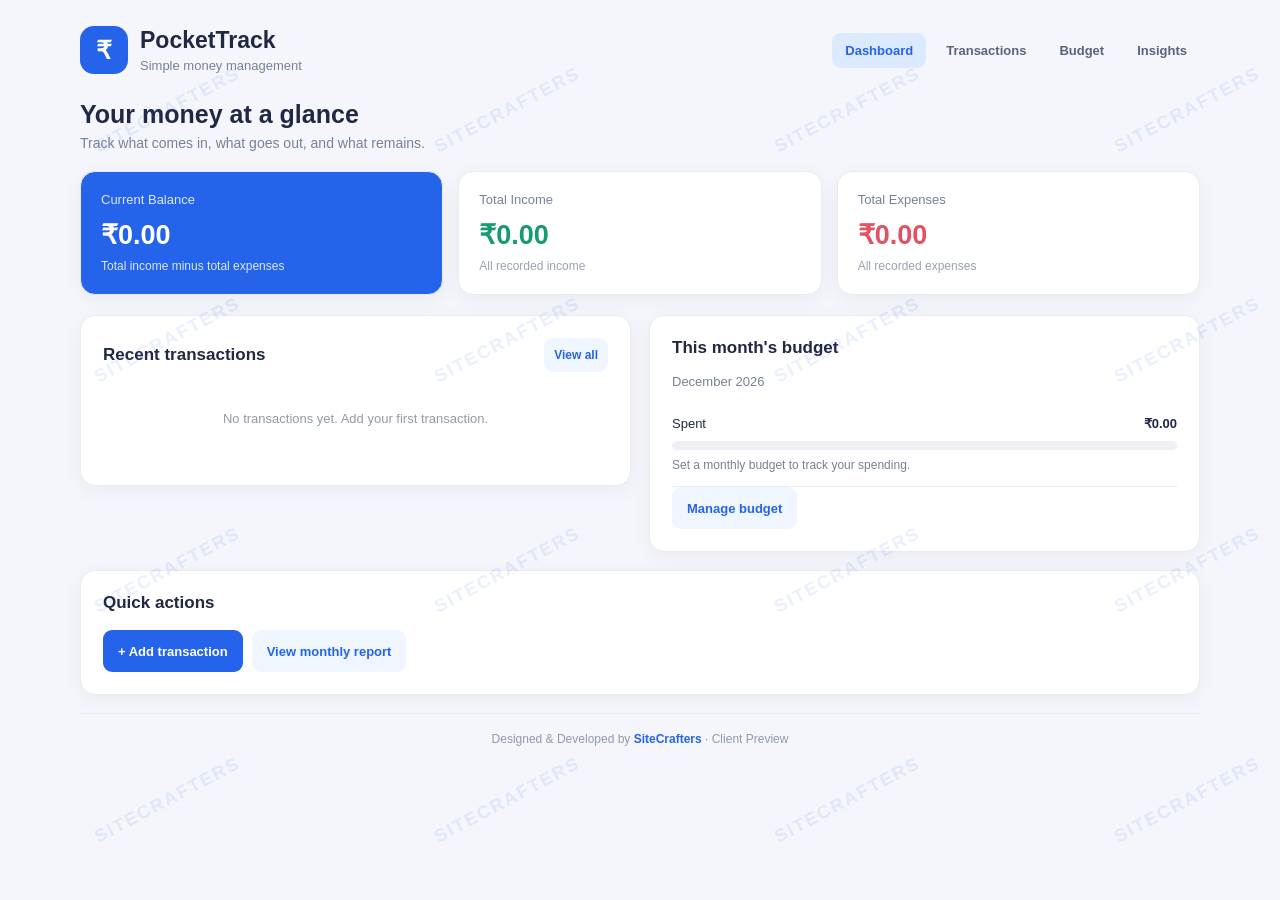
<file: index.html>
<!-- PocketTrack Dashboard: this page is the first screen visitors see. -->
<!DOCTYPE html>
<html lang="en"><!-- Browser information, page title and the shared stylesheet. -->
<head><meta charset="UTF-8"><meta name="viewport" content="width=device-width, initial-scale=1.0"><meta name="theme-color" content="#2563eb"><meta name="description" content="A simple personal finance and expense tracker."><title>Dashboard | PocketTrack</title><link rel="stylesheet" href="css/style.css"></head>
<body><div class="container"><!-- Shared header: brand on the left and links to all four pages. -->
<header class="site-header"><div class="brand"><div class="logo" aria-hidden="true">₹</div><div><h1>PocketTrack</h1><p>Simple money management</p></div></div><nav class="nav" aria-label="Main navigation"><a href="index.html" class="active">Dashboard</a><a href="transactions.html">Transactions</a><a href="budget.html">Budget</a><a href="reports.html">Insights</a></nav></header>
<!-- Main dashboard content: money totals, recent activity and quick links. -->
<main><div class="page-heading"><h2>Your money at a glance</h2><p>Track what comes in, what goes out, and what remains.</p></div>
<!-- These three cards show balance, total income and total expenses. JavaScript fills their IDs. -->
<section class="summary" aria-label="Financial summary"><div class="summary-card balance-card"><p>Current Balance</p><h3 id="balance">₹0.00</h3><small>Total income minus total expenses</small></div><div class="summary-card"><p>Total Income</p><h3 class="income" id="totalIncome">₹0.00</h3><small>All recorded income</small></div><div class="summary-card"><p>Total Expenses</p><h3 class="expense" id="totalExpense">₹0.00</h3><small>All recorded expenses</small></div></section>
<!-- Two panels: recent transactions and the current month's budget. -->
<div class="grid-two"><section class="panel"><div class="panel-head"><h3>Recent transactions</h3><a class="button secondary small" href="transactions.html">View all</a></div><div id="recentTransactions"><p class="empty">No transactions yet. Add your first transaction.</p></div></section><section class="panel"><h3>This month's budget</h3><p class="muted" id="dashboardMonth"></p><div class="budget-row"><div class="budget-row-head"><span>Spent</span><strong id="dashboardSpent">₹0.00</strong></div><div class="progress"><span id="dashboardProgress" style="width:0%"></span></div><p class="status" id="dashboardBudgetStatus">Set a budget to track your spending.</p></div><a class="button secondary" href="budget.html">Manage budget</a></section></div>
<section class="panel"><div class="panel-head"><h3>Quick actions</h3></div><div class="form-actions"><a class="button" href="transactions.html#transactionForm">+ Add transaction</a><a class="button secondary" href="reports.html">View monthly report</a></div></section></main>
<!-- Shared footer and shared JavaScript file. -->
<footer class="site-footer">Designed &amp; Developed by <strong>SiteCrafters</strong> · Client Preview</footer></div><script src="js/app.js"></script></body></html>
</file>
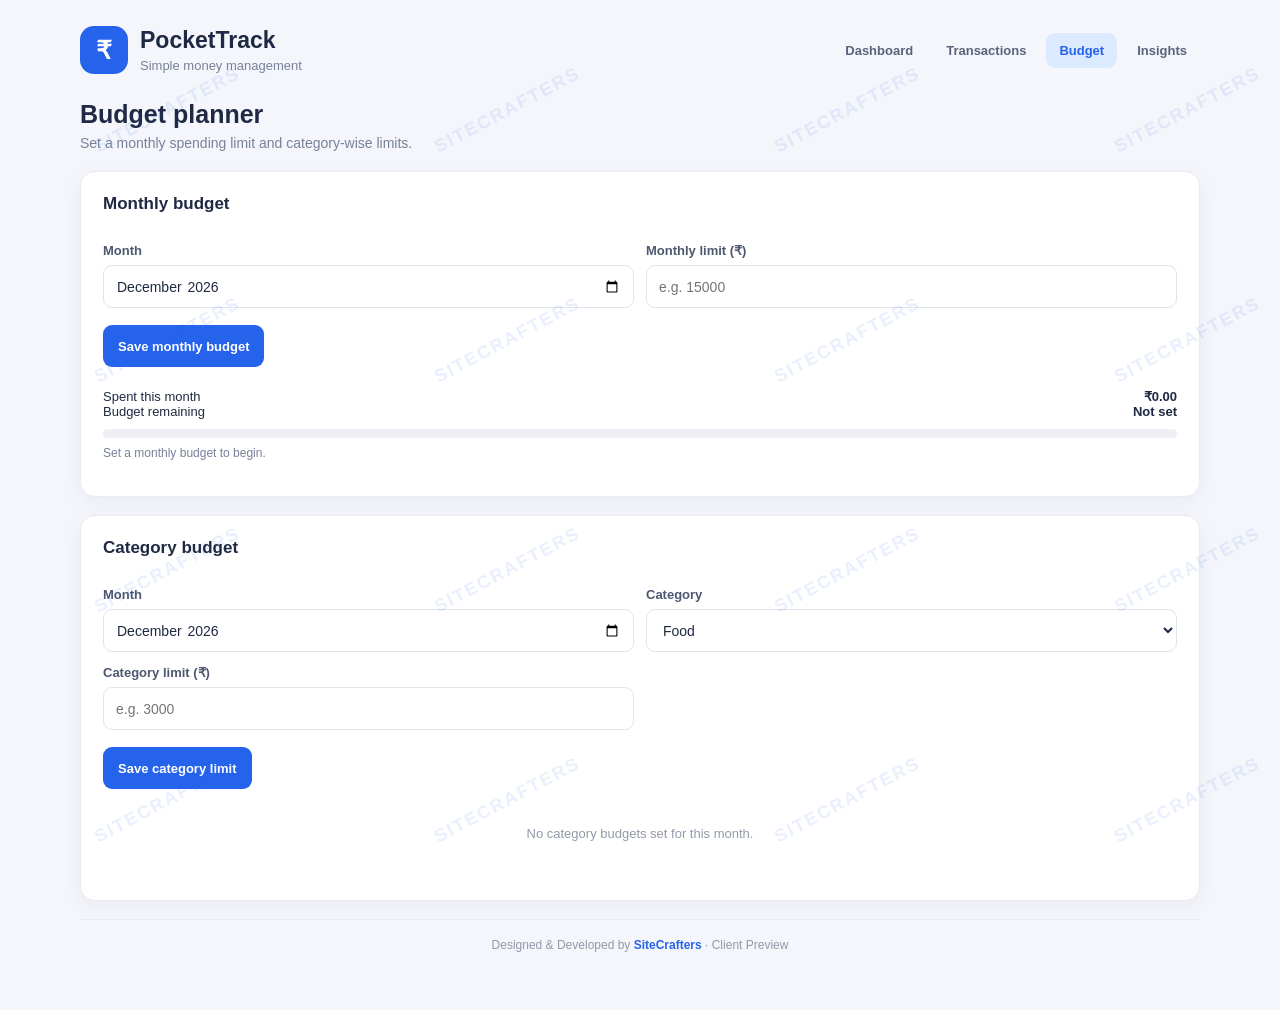
<file: budget.html>
<!-- Budget page: set one overall monthly limit and optional category limits. -->
<!-- Budget page: set a total monthly limit and optional category limits. -->
<!DOCTYPE html>
<html lang="en"><!-- Browser settings, page title and shared CSS design. -->
<!-- Browser settings, page title and shared visual design. -->
<head><meta charset="UTF-8"><meta name="viewport" content="width=device-width, initial-scale=1.0">
<meta name="theme-color" content="#2563eb"><meta name="description" content="A simple personal finance and expense tracker.">
<title>Budget | PocketTrack</title><link rel="stylesheet" href="css/style.css"></head><body><div class="container">
<!-- Shared brand and navigation links. -->
<!-- Shared header: logo and links to the other PocketTrack pages. -->
<header class="site-header"><div class="brand"><div class="logo" aria-hidden="true">₹</div><div><h1>PocketTrack</h1><p>Simple money management</p></div></div>
<nav class="nav" aria-label="Main navigation">
<a href="index.html" class="">Dashboard</a>
<a href="transactions.html" class="">Transactions</a>
<a href="budget.html" class="active">Budget</a>
<a href="reports.html" class="">Insights</a></nav></header>
<main><div class="page-heading"><h2>Budget planner</h2><p>Set a monthly spending limit and category-wise limits.</p></div>
<!-- This form saves the spending limit for the month selected by the visitor. -->
<!-- This form saves one spending limit for the selected month. -->
<section class="panel"><h3>Monthly budget</h3><form id="monthlyBudgetForm"><div class="form-grid"><div><label for="budgetMonth">Month</label><input id="budgetMonth" type="month" required></div><div><label for="budgetAmount">Monthly limit (₹)</label><input id="budgetAmount" type="number" min="1" step="0.01" placeholder="e.g. 15000" required></div></div><div class="form-actions"><button class="button" type="submit">Save monthly budget</button></div><p class="status" id="budgetFeedback" role="status"></p></form>
<div class="budget-row"><div class="budget-row-head"><span>Spent this month</span><strong id="budgetSpent">₹0.00</strong></div><div class="budget-row-head"><span>Budget remaining</span><strong id="budgetRemaining">Not set</strong></div><div class="progress"><span id="budgetProgress" style="width:0%"></span></div><p class="status" id="budgetStatus">Choose a month and set your budget.</p></div></section>
<!-- This form saves a separate limit for one spending category. -->
<!-- This form saves a separate spending limit for one category. -->
<section class="panel"><h3>Category budget</h3><form id="categoryBudgetForm"><div class="form-grid"><div><label for="categoryBudgetMonth">Month</label><input id="categoryBudgetMonth" type="month" required></div><div><label for="budgetCategory">Category</label><select id="budgetCategory"><option>Food</option><option>Travel</option><option>Shopping</option><option>Education</option><option>Bills</option><option>Health</option><option>Entertainment</option><option>Other</option></select></div><div><label for="categoryBudgetAmount">Category limit (₹)</label><input id="categoryBudgetAmount" type="number" min="1" step="0.01" required placeholder="e.g. 3000"></div></div><div class="form-actions"><button class="button" type="submit">Save category limit</button></div></form><div id="categoryBudgetList"><p class="empty">No category budgets set for this month.</p></div></section>
</main><!-- Footer and shared JavaScript file. -->
<!-- Shared footer and JavaScript file used by all pages. -->
<footer class="site-footer">Designed &amp; Developed by <strong>SiteCrafters</strong> · Client Preview</footer></div><script src="js/app.js"></script></body></html>
</file>
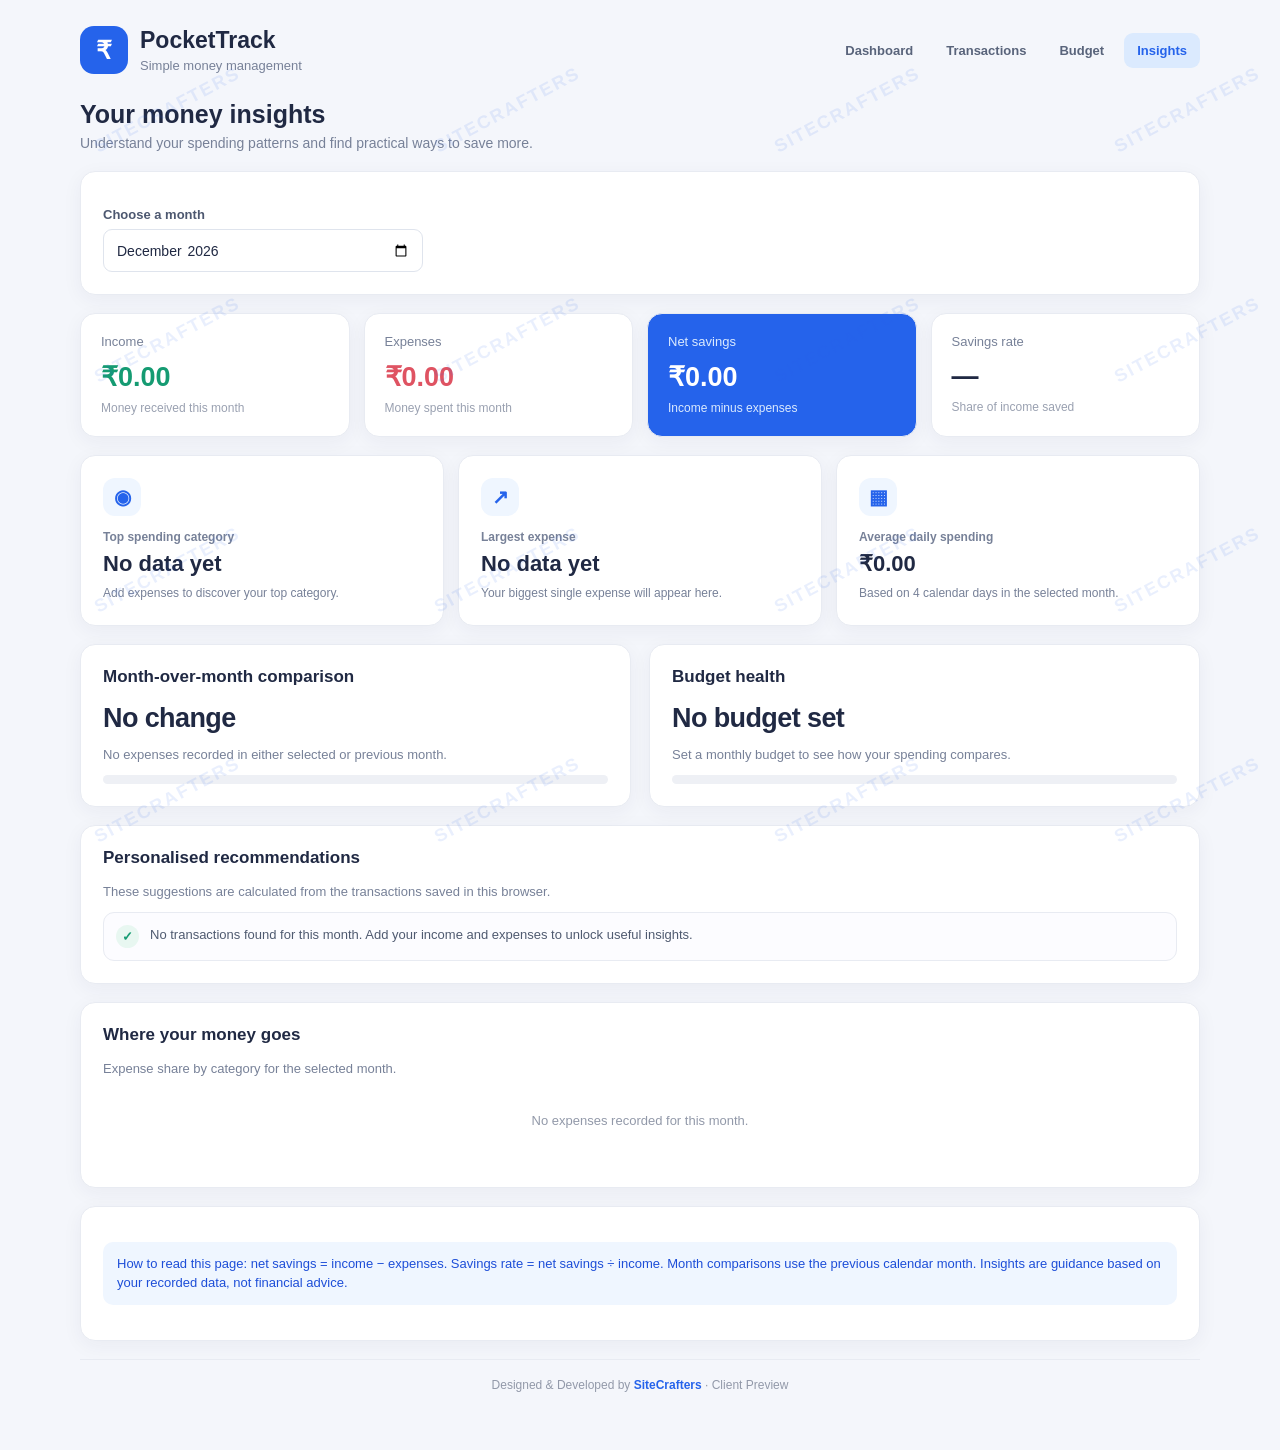
<file: reports.html>
<!-- Insights page: turns saved transactions into a simple monthly report. -->
<!-- Insights page: a monthly report made from the transactions saved in this browser. -->
<!DOCTYPE html>
<html lang="en">
<!-- Browser settings, search description, page title and shared stylesheet. -->
<!-- Browser settings, page title, search description and shared CSS. -->
<head>
<meta charset="UTF-8"><meta name="viewport" content="width=device-width, initial-scale=1.0">
<meta name="theme-color" content="#2563eb"><meta name="description" content="Monthly spending insights, savings rate and personal finance recommendations.">
<title>Money Insights | PocketTrack</title><link rel="stylesheet" href="css/style.css">
</head>
<body><div class="container">
<!-- Shared brand and navigation links. -->
<!-- Shared header: logo and links to the other PocketTrack pages. -->
<header class="site-header"><div class="brand"><div class="logo" aria-hidden="true">₹</div><div><h1>PocketTrack</h1><p>Simple money management</p></div></div>
<nav class="nav" aria-label="Main navigation">
<a href="index.html">Dashboard</a><a href="transactions.html">Transactions</a><a href="budget.html">Budget</a><a href="reports.html" class="active" aria-current="page">Insights</a>
</nav></header>
<main>
<div class="page-heading"><h2>Your money insights</h2><p>Understand your spending patterns and find practical ways to save more.</p></div>
<!-- Choose which month the report should describe. -->
<!-- The month picker tells JavaScript which month to calculate. -->
<section class="panel report-controls"><div><label for="reportMonth">Choose a month</label><input id="reportMonth" type="month"></div></section>
<!-- Four headline numbers: income, expenses, net savings and savings rate. -->
<!-- Headline numbers: income, expenses, net savings and savings rate. -->
<section class="insight-metrics" aria-label="Monthly financial summary">
<div class="summary-card"><p>Income</p><h3 class="income" id="reportIncome">₹0.00</h3><small>Money received this month</small></div>
<div class="summary-card"><p>Expenses</p><h3 class="expense" id="reportExpense">₹0.00</h3><small>Money spent this month</small></div>
<div class="summary-card balance-card"><p>Net savings</p><h3 id="reportSavings">₹0.00</h3><small>Income minus expenses</small></div>
<div class="summary-card"><p>Savings rate</p><h3 id="reportSavingsRate">—</h3><small>Share of income saved</small></div>
</section>
<!-- Highlights: top category, largest expense and average daily spending. -->
<!-- Highlights: top category, largest expense and daily average. -->
<section class="insight-grid" aria-label="Spending highlights">
<article class="panel insight-card"><span class="insight-icon" aria-hidden="true">◉</span><p class="insight-label">Top spending category</p><h3 id="topCategory">No data yet</h3><p class="insight-detail" id="topCategoryDetail">Add expenses to discover where most of your money goes.</p></article>
<article class="panel insight-card"><span class="insight-icon" aria-hidden="true">↗</span><p class="insight-label">Largest expense</p><h3 id="largestExpense">No data yet</h3><p class="insight-detail" id="largestExpenseDetail">Your biggest single expense will appear here.</p></article>
<article class="panel insight-card"><span class="insight-icon" aria-hidden="true">▦</span><p class="insight-label">Average daily spending</p><h3 id="dailyAverage">₹0.00</h3><p class="insight-detail" id="dailyAverageDetail">Average expense per calendar day in the selected month.</p></article>
</section>
<!-- Compare this month with last month and check the monthly budget. -->
<!-- Compare spending with last month and check the budget. -->
<section class="grid-two">
<article class="panel"><h3>Month-over-month comparison</h3><div class="comparison-value" id="expenseChange">—</div><p class="muted" id="expenseChangeDetail">Select a month with transactions to compare.</p><div class="progress"><span id="comparisonProgress" style="width:0%"></span></div></article>
<article class="panel"><h3>Budget health</h3><div class="comparison-value" id="budgetHealth">No budget set</div><p class="muted" id="budgetHealthDetail">Set a monthly budget to see how your spending compares.</p><div class="progress"><span id="insightBudgetProgress" style="width:0%"></span></div></article>
</section>
<!-- Suggestions are simple rules based on this browser's saved transactions. -->
<!-- Simple suggestions calculated from saved spending patterns. -->
<section class="panel"><h3>Personalised recommendations</h3><p class="muted">These suggestions are calculated from the transactions saved in this browser.</p><div id="reportRecommendations" class="recommendation-list"><p class="empty">Add transactions to receive spending insights.</p></div></section>
<!-- Category bars show how the month's expenses are divided. -->
<!-- Bars show how expenses are shared across categories. -->
<section class="panel"><h3>Where your money goes</h3><p class="muted">Expense share by category for the selected month.</p><div id="reportCategories"><p class="empty">No expenses for this month.</p></div></section>
<section class="panel"><p class="notice">How to read this page: net savings = income − expenses. Savings rate = net savings ÷ income. Month comparisons use the previous calendar month. Insights are guidance based on your recorded data, not financial advice.</p></section>
</main>
<footer class="site-footer">Designed &amp; Developed by <strong>SiteCrafters</strong> · Client Preview</footer>
<!-- Load the shared JavaScript after the page elements so it can find their IDs. -->

<!-- Load the shared JavaScript after the HTML elements have been created. -->

</div><script src="js/app.js"></script></body></html>
</file>
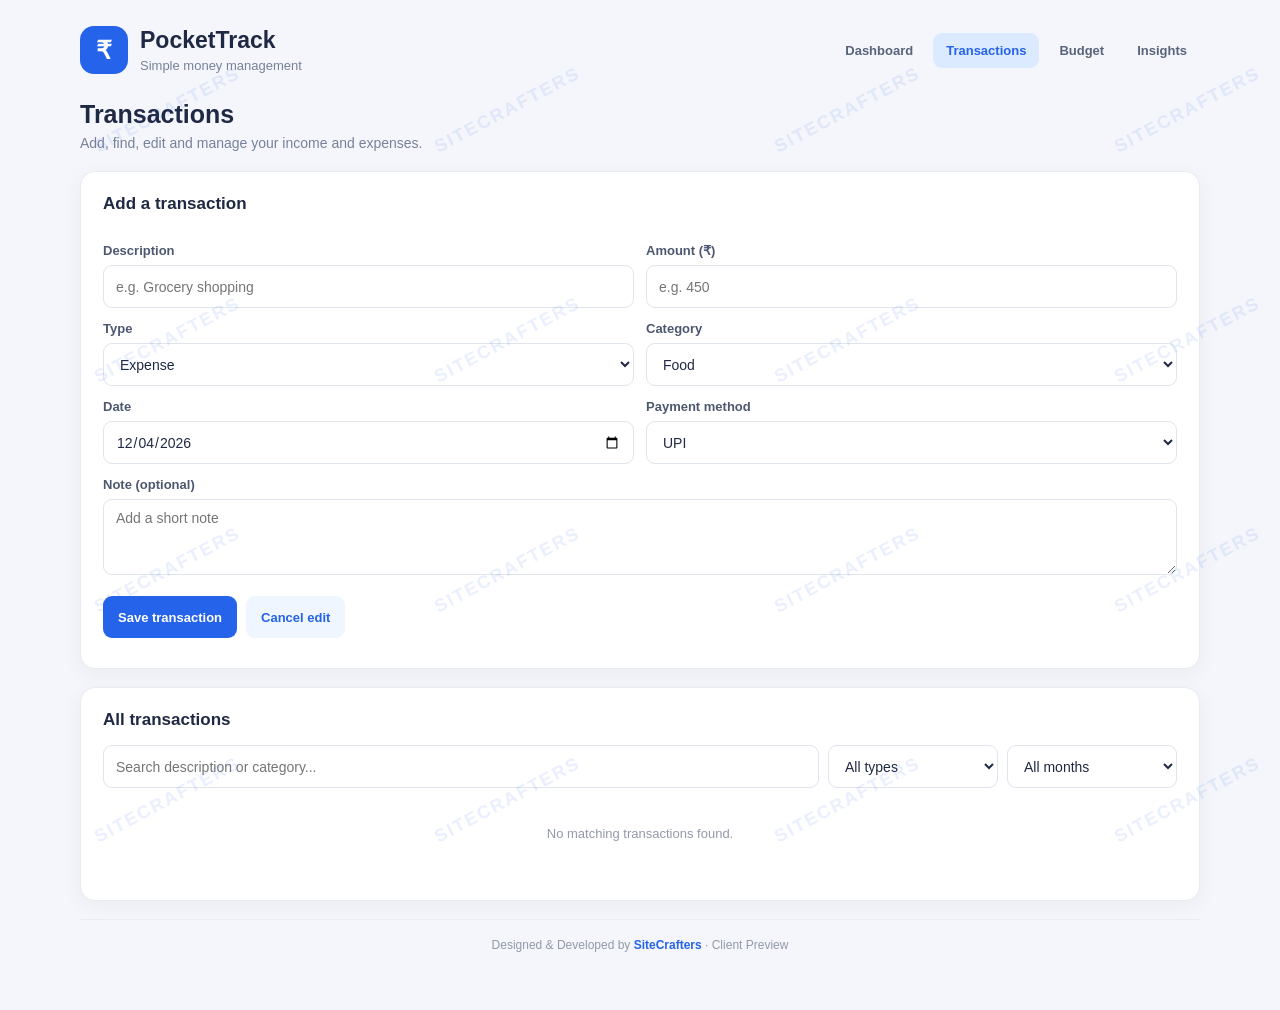
<file: transactions.html>
<!-- Transactions page: add, edit, search, filter and remove money records. -->
<!-- Transactions page: add, edit, search, filter and delete money records. -->
<!DOCTYPE html>
<html lang="en"><!-- Browser settings, page title and shared CSS design. -->
<!-- Browser settings, page title and shared visual design. -->
<head><meta charset="UTF-8"><meta name="viewport" content="width=device-width, initial-scale=1.0">
<meta name="theme-color" content="#2563eb"><meta name="description" content="A simple personal finance and expense tracker.">
<title>Transactions | PocketTrack</title><link rel="stylesheet" href="css/style.css"></head><body><div class="container">
<!-- The same navigation header is used on every page. -->
<!-- Shared header: logo and links to the other PocketTrack pages. -->
<header class="site-header"><div class="brand"><div class="logo" aria-hidden="true">₹</div><div><h1>PocketTrack</h1><p>Simple money management</p></div></div>
<nav class="nav" aria-label="Main navigation">
<a href="index.html" class="">Dashboard</a>
<a href="transactions.html" class="active">Transactions</a>
<a href="budget.html" class="">Budget</a>
<a href="reports.html" class="">Insights</a></nav></header>
<main><div class="page-heading"><h2>Transactions</h2><p>Add, find, edit and manage your income and expenses.</p></div>
<section class="panel"><h3 id="formTitle">Add a transaction</h3><!-- JavaScript listens for submit here. Input IDs let it read each field. -->
<!-- JavaScript listens for this form's submit event and reads the fields by ID. -->
<form id="transactionForm">
<input type="hidden" id="editId"><div class="form-grid">
<div><label for="description">Description</label><input id="description" maxlength="70" placeholder="e.g. Grocery shopping" required></div>
<div><label for="amount">Amount (₹)</label><input id="amount" type="number" min="0.01" step="0.01" inputmode="decimal" placeholder="e.g. 450" required></div>
<div><label for="type">Type</label><select id="type"><option value="expense">Expense</option><option value="income">Income</option></select></div>
<div><label for="category">Category</label><select id="category"><option>Food</option><option>Travel</option><option>Shopping</option><option>Education</option><option>Bills</option><option>Salary</option><option>Health</option><option>Entertainment</option><option>Other</option></select></div>
<div><label for="date">Date</label><input id="date" type="date" required></div>
<div><label for="payment">Payment method</label><select id="payment"><option>UPI</option><option>Cash</option><option>Debit Card</option><option>Credit Card</option><option>Bank Transfer</option><option>Other</option></select></div>
<div class="field-full"><label for="note">Note (optional)</label><textarea id="note" maxlength="180" placeholder="Add a short note"></textarea></div></div>
<div class="form-actions"><button class="button" type="submit" id="saveTransaction">Save transaction</button><button class="button secondary" type="button" id="cancelEdit" hidden>Cancel edit</button></div><p class="status" id="transactionFeedback" role="status" aria-live="polite"></p></form></section>
<!-- Search and filter controls are above the list. JavaScript redraws this list when they change. -->
<!-- Search and filters control the transaction list shown below. -->
<section class="panel"><div class="panel-head"><h3>All transactions</h3></div>
<div class="toolbar"><input id="searchTransactions" type="search" placeholder="Search description or category..." aria-label="Search transactions"><select id="filterType" aria-label="Filter by type"><option value="all">All types</option><option value="income">Income</option><option value="expense">Expense</option></select><select id="filterMonth" aria-label="Filter by month"><option value="all">All months</option></select></div>
<div id="transactionList"><p class="empty">No transactions yet.</p></div></section></main><!-- Footer and shared JavaScript: app.js checks which page is open. -->
<!-- Shared footer and JavaScript file used by all pages. -->
<footer class="site-footer">Designed &amp; Developed by <strong>SiteCrafters</strong> · Client Preview</footer></div><script src="js/app.js"></script></body></html>
</file>
<file: css/style.css>
/* 1. Global settings: shared colours, fonts and sizing rules. */
/* Global colours, fonts and consistent element sizing. */
*{box-sizing:border-box} :root{--primary:#2563eb;--primary-dark:#1d4ed8;--ink:#202943;--muted:#778198;--line:#e8ebf2;--bg:#f4f6fb;--green:#159b72;--red:#df5362;--card:#fff}
/* 2. Page layout: main wrapper, header, logo and navigation. */

/* Main page layout, brand, logo and navigation. */
body{margin:0;padding:26px 16px 40px;background:var(--bg);color:var(--ink);font-family:Arial,sans-serif;-webkit-font-smoothing:antialiased}
button,input,select,textarea{font:inherit}button{cursor:pointer;touch-action:manipulation}.container{width:100%;max-width:1120px;margin:auto}
.site-header{display:flex;justify-content:space-between;align-items:center;gap:18px;margin-bottom:26px}.brand{display:flex;align-items:center;gap:12px}.logo{width:48px;height:48px;display:grid;place-items:center;border-radius:14px;background:var(--primary);color:#fff;font-size:25px;font-weight:bold}.brand h1{margin:0;font-size:23px}.brand p{margin:4px 0 0;color:var(--muted);font-size:13px}
.nav{display:flex;flex-wrap:wrap;gap:7px}.nav a{padding:10px 13px;border-radius:9px;text-decoration:none;color:#59647b;font-size:13px;font-weight:bold}.nav a:hover,.nav a.active{background:#dbeafe;color:var(--primary)}
.page-heading{margin:0 0 20px}.page-heading h2{margin:0 0 6px;font-size:25px}.page-heading p{margin:0;color:var(--muted);font-size:14px}
/* 3. Cards, panels and the dashboard grid. */

/* Dashboard cards and reusable content panels. */
.summary{display:grid;grid-template-columns:repeat(3,minmax(0,1fr));gap:15px;margin-bottom:20px}.summary-card,.panel{min-width:0;background:var(--card);border:1px solid var(--line);border-radius:15px;box-shadow:0 5px 20px rgba(30,40,80,.05)}.summary-card{padding:20px}.summary-card p{margin:0;color:var(--muted);font-size:13px}.summary-card h3{margin:12px 0 5px;font-size:clamp(20px,2.5vw,27px);overflow-wrap:anywhere}.summary-card small{color:#9aa1b1;font-size:12px}.balance-card{background:var(--primary);color:#fff}.balance-card p,.balance-card small{color:#dbeafe}.income{color:var(--green)}.expense{color:var(--red)}
.grid-two{display:grid;grid-template-columns:repeat(2,minmax(0,1fr));gap:18px;align-items:start}.panel{padding:22px;margin-bottom:18px}.panel h3{margin:0 0 16px;font-size:17px}.panel-head{display:flex;justify-content:space-between;align-items:center;gap:12px;margin-bottom:15px}.panel-head h3{margin:0}
/* 4. Form fields, buttons and keyboard focus styles. */

/* Form fields, buttons and visible keyboard focus. */
label{display:block;margin:13px 0 7px;color:#4d5870;font-size:13px;font-weight:bold}input,select,textarea{width:100%;min-width:0;min-height:43px;padding:10px 12px;border:1px solid #dfe4ed;border-radius:9px;background:#fff;color:var(--ink);font-size:14px;outline:none}textarea{min-height:76px;resize:vertical}input:focus,select:focus,textarea:focus,button:focus-visible,a:focus-visible{outline:3px solid #2563eb33;outline-offset:2px;border-color:var(--primary)}
.form-grid{display:grid;grid-template-columns:repeat(2,minmax(0,1fr));gap:0 12px}.field-full{grid-column:1/-1}.button{display:inline-flex;justify-content:center;align-items:center;min-height:42px;padding:10px 15px;border:0;border-radius:9px;background:var(--primary);color:white;font-size:13px;font-weight:bold;text-decoration:none}.button:hover{background:var(--primary-dark)}.button.secondary{background:#eff6ff;color:var(--primary)}.button.danger{background:#fff0f1;color:var(--red)}.button.small{min-height:34px;padding:7px 10px;font-size:12px}.form-actions{display:flex;gap:9px;flex-wrap:wrap;margin-top:17px}
/* 5. Transaction rows, filters, progress bars and budget messages. */

/* Transaction rows, search tools, budget progress and status messages. */
.muted{color:var(--muted);font-size:13px}.empty{padding:24px 8px;text-align:center;color:#9299a9;font-size:13px}
.transaction{display:flex;justify-content:space-between;align-items:center;gap:12px;padding:13px 0;border-bottom:1px solid #edf0f5}.transaction:last-child{border-bottom:0}.transaction-info{min-width:0}.transaction-title{font-weight:bold;font-size:14px;overflow-wrap:anywhere}.transaction-meta{margin-top:5px;color:var(--muted);font-size:12px}.transaction-side{display:flex;align-items:center;gap:10px;flex:0 0 auto}.transaction-amount{font-size:13px;font-weight:bold;white-space:nowrap}.transaction-actions{display:flex;gap:5px}
.toolbar{display:grid;grid-template-columns:minmax(0,1fr) 170px 170px;gap:9px;margin-bottom:14px}.progress{height:9px;border-radius:20px;background:#eef0f5;overflow:hidden;margin-top:10px}.progress span{display:block;height:100%;border-radius:inherit;background:var(--green)}.progress span.warn{background:#e4a13c}.progress span.over{background:var(--red)}.budget-row{padding:14px 0;border-bottom:1px solid var(--line)}.budget-row:last-child{border-bottom:0}.budget-row-head{display:flex;justify-content:space-between;gap:12px;font-size:13px}.budget-row-head strong{white-space:nowrap}.status{margin:8px 0 0;font-size:12px;color:var(--muted)}.status.warn{color:#a66a13}.status.over{color:var(--red);font-weight:bold}
/* 6. Reports, notices and footer. */

/* Report bars, notices and the shared footer. */
.bar-row{margin:14px 0}.bar-label{display:flex;justify-content:space-between;gap:12px;font-size:13px;margin-bottom:7px}.bar{height:9px;border-radius:20px;background:#eef0f5;overflow:hidden}.bar span{display:block;height:100%;background:var(--primary);border-radius:inherit}
.notice{padding:12px 14px;border-radius:10px;background:#eff6ff;color:#1d4ed8;font-size:13px;line-height:1.5}.site-footer{padding:18px 8px;text-align:center;color:#9299a9;font-size:12px;border-top:1px solid var(--line)}.site-footer strong{color:var(--primary)}
/* 7. Responsive layout: rearrange columns for tablets and phones. */

/* Tablet layout: stack columns when the screen gets narrower. */
@media(max-width:800px){.site-header{align-items:flex-start;flex-direction:column}.summary{grid-template-columns:repeat(2,minmax(0,1fr))}.balance-card{grid-column:1/-1}.grid-two{grid-template-columns:1fr}}
/* Phone layout: smaller spacing and single-column forms. */
@media(max-width:520px){body{padding:18px 11px 30px}.brand h1{font-size:20px}.nav{width:100%;display:grid;grid-template-columns:repeat(4,1fr);gap:4px}.nav a{text-align:center;padding:10px 4px;font-size:11px}.summary{gap:9px}.summary-card{padding:15px;border-radius:12px}.panel{padding:17px;border-radius:12px}.page-heading h2{font-size:22px}.form-grid{grid-template-columns:1fr}.field-full{grid-column:auto}.toolbar{grid-template-columns:1fr 1fr}.toolbar input{grid-column:1/-1}.transaction{align-items:flex-start}.transaction-side{align-items:flex-end;flex-direction:column;gap:6px}.transaction-actions{flex-wrap:wrap}.transaction-amount{font-size:12px}}
/* Very small phone screens. */
@media(max-width:360px){.summary-card{padding:12px}.summary-card h3{font-size:18px}.nav a{font-size:10px}}
/* 8. Respect visitors who prefer reduced motion. */

/* Respect the visitor's reduced-motion accessibility setting. */
@media(prefers-reduced-motion:reduce){*{scroll-behavior:auto!important;transition:none!important}}
/* 9. Client-preview watermark. This is visual branding, not copy protection. */
/* Client-preview branding watermark; this is not copy protection. */
/* Repeating attribution watermark for client-preview screenshots. */
body:after{content:"";position:fixed;inset:0;z-index:1000;pointer-events:none;user-select:none;background-image:url("data:image/svg+xml,%3Csvg xmlns='http://www.w3.org/2000/svg' width='340' height='230'%3E%3Ctext x='170' y='115' text-anchor='middle' transform='rotate(-28 170 115)' font-family='Arial' font-size='18' font-weight='bold' letter-spacing='2' fill='%232563eb' fill-opacity='.10'%3ESITECRAFTERS%3C/text%3E%3C/svg%3E");background-repeat:repeat}

/* 10. Extra styles used only by the Insights page. */
/* Extra card and chart styles for the Insights page. */
/* Monthly money insights */
.report-controls{display:flex;align-items:end;justify-content:space-between;gap:18px}.report-controls>div:first-child{width:min(100%,320px)}.report-export{padding-bottom:0}
.insight-metrics{display:grid;grid-template-columns:repeat(4,minmax(0,1fr));gap:14px;margin-bottom:18px}
.insight-grid{display:grid;grid-template-columns:repeat(3,minmax(0,1fr));gap:14px;margin-bottom:18px}
.insight-card{margin:0;min-width:0}.insight-icon{display:grid;place-items:center;width:38px;height:38px;border-radius:12px;background:#eff6ff;color:var(--primary);font-size:20px;font-weight:bold}
.insight-label{margin:14px 0 7px;color:var(--muted);font-size:12px;font-weight:bold}.insight-card h3{margin:0 0 7px;font-size:clamp(17px,2vw,22px);overflow-wrap:anywhere}.insight-detail{margin:0;color:var(--muted);font-size:12px;line-height:1.55;overflow-wrap:anywhere}
.comparison-value{font-size:27px;font-weight:bold;letter-spacing:-.6px;margin:5px 0 7px}.recommendation-list{display:grid;gap:10px}.recommendation-item{display:flex;align-items:flex-start;gap:11px;padding:12px;border:1px solid var(--line);border-radius:11px;background:#fcfcff}.recommendation-item p{margin:0;color:#4f5a70;font-size:13px;line-height:1.55}.recommendation-mark{display:grid;place-items:center;flex:0 0 23px;height:23px;border-radius:50%;background:#e8f7f1;color:var(--green);font-weight:bold;font-size:13px}
@media(max-width:800px){.insight-metrics{grid-template-columns:repeat(2,minmax(0,1fr))}.insight-grid{grid-template-columns:1fr}}
@media(max-width:520px){.report-controls{align-items:stretch;flex-direction:column;gap:8px}.report-controls>div:first-child{width:100%}.report-export .button{width:100%}.insight-metrics{gap:9px}.insight-grid{gap:9px}.insight-card{padding:16px}.comparison-value{font-size:23px}}
</file>
